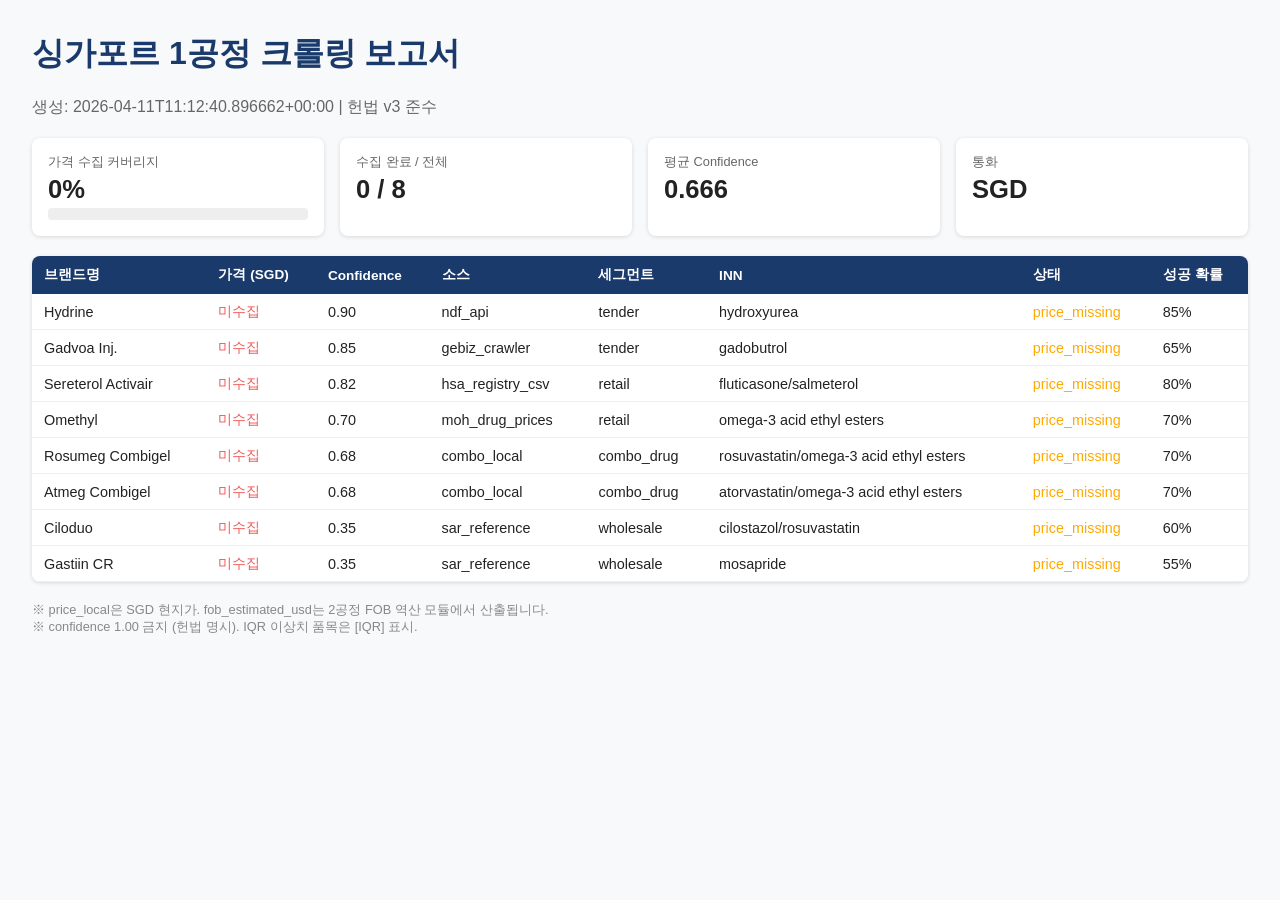
<file: reports/sg_report_20260411_111240.html>
<!DOCTYPE html>
<html lang="ko">
<head>
<meta charset="utf-8">
<title>싱가포르 1공정 크롤링 보고서</title>
<style>
  body { font-family: 'Segoe UI', sans-serif; margin: 32px; color: #222; background: #f8f9fa; }
  h1 { color: #1a3a6b; }
  .meta-grid { display: grid; grid-template-columns: repeat(4, 1fr); gap: 16px; margin: 20px 0; }
  .card { background: #fff; border-radius: 8px; padding: 16px; box-shadow: 0 1px 4px #0002; }
  .card .label { font-size: 0.8em; color: #666; margin-bottom: 4px; }
  .card .value { font-size: 1.6em; font-weight: bold; }
  .progress { background: #eee; border-radius: 4px; height: 12px; margin-top: 4px; }
  .progress-bar { height: 12px; border-radius: 4px; background: #e55; width: 0%; }
  table { width: 100%; border-collapse: collapse; background: #fff; border-radius: 8px; overflow: hidden; box-shadow: 0 1px 4px #0002; }
  th { background: #1a3a6b; color: #fff; padding: 10px 12px; text-align: left; font-size: 0.85em; }
  td { padding: 8px 12px; border-bottom: 1px solid #eee; font-size: 0.9em; }
  tr:hover td { background: #f0f4ff; }
  .note { color: #888; font-size: 0.8em; margin-top: 20px; }
</style>
</head>
<body>
<h1>싱가포르 1공정 크롤링 보고서</h1>
<p style="color:#666">생성: 2026-04-11T11:12:40.896662+00:00 | 헌법 v3 준수</p>

<div class="meta-grid">
  <div class="card">
    <div class="label">가격 수집 커버리지</div>
    <div class="value">0%</div>
    <div class="progress"><div class="progress-bar"></div></div>
  </div>
  <div class="card">
    <div class="label">수집 완료 / 전체</div>
    <div class="value">0 / 8</div>
  </div>
  <div class="card">
    <div class="label">평균 Confidence</div>
    <div class="value">0.666</div>
  </div>
  <div class="card">
    <div class="label">통화</div>
    <div class="value">SGD</div>
  </div>
</div>

<table>
  <thead>
    <tr>
      <th>브랜드명</th>
      <th>가격 (SGD)</th>
      <th>Confidence</th>
      <th>소스</th>
      <th>세그먼트</th>
      <th>INN</th>
      <th>상태</th>
      <th>성공 확률</th>
    </tr>
  </thead>
  <tbody>
    
        <tr>
          <td>Hydrine</td>
          <td><span style='color:#e55'>미수집</span></td>
          <td>0.90</td>
          <td>ndf_api</td>
          <td>tender</td>
          <td>hydroxyurea</td>
          <td style='color:#fa0'>price_missing</td>
          <td>85%</td>
        </tr>
        <tr>
          <td>Gadvoa Inj.</td>
          <td><span style='color:#e55'>미수집</span></td>
          <td>0.85</td>
          <td>gebiz_crawler</td>
          <td>tender</td>
          <td>gadobutrol</td>
          <td style='color:#fa0'>price_missing</td>
          <td>65%</td>
        </tr>
        <tr>
          <td>Sereterol Activair</td>
          <td><span style='color:#e55'>미수집</span></td>
          <td>0.82</td>
          <td>hsa_registry_csv</td>
          <td>retail</td>
          <td>fluticasone/salmeterol</td>
          <td style='color:#fa0'>price_missing</td>
          <td>80%</td>
        </tr>
        <tr>
          <td>Omethyl</td>
          <td><span style='color:#e55'>미수집</span></td>
          <td>0.70</td>
          <td>moh_drug_prices</td>
          <td>retail</td>
          <td>omega-3 acid ethyl esters</td>
          <td style='color:#fa0'>price_missing</td>
          <td>70%</td>
        </tr>
        <tr>
          <td>Rosumeg Combigel</td>
          <td><span style='color:#e55'>미수집</span></td>
          <td>0.68</td>
          <td>combo_local</td>
          <td>combo_drug</td>
          <td>rosuvastatin/omega-3 acid ethyl esters</td>
          <td style='color:#fa0'>price_missing</td>
          <td>70%</td>
        </tr>
        <tr>
          <td>Atmeg Combigel</td>
          <td><span style='color:#e55'>미수집</span></td>
          <td>0.68</td>
          <td>combo_local</td>
          <td>combo_drug</td>
          <td>atorvastatin/omega-3 acid ethyl esters</td>
          <td style='color:#fa0'>price_missing</td>
          <td>70%</td>
        </tr>
        <tr>
          <td>Ciloduo</td>
          <td><span style='color:#e55'>미수집</span></td>
          <td>0.35</td>
          <td>sar_reference</td>
          <td>wholesale</td>
          <td>cilostazol/rosuvastatin</td>
          <td style='color:#fa0'>price_missing</td>
          <td>60%</td>
        </tr>
        <tr>
          <td>Gastiin CR</td>
          <td><span style='color:#e55'>미수집</span></td>
          <td>0.35</td>
          <td>sar_reference</td>
          <td>wholesale</td>
          <td>mosapride</td>
          <td style='color:#fa0'>price_missing</td>
          <td>55%</td>
        </tr>
  </tbody>
</table>

<p class="note">
  ※ price_local은 SGD 현지가. fob_estimated_usd는 2공정 FOB 역산 모듈에서 산출됩니다.<br>
  ※ confidence 1.00 금지 (헌법 명시). IQR 이상치 품목은 [IQR] 표시.
</p>
</body>
</html>
</file>
